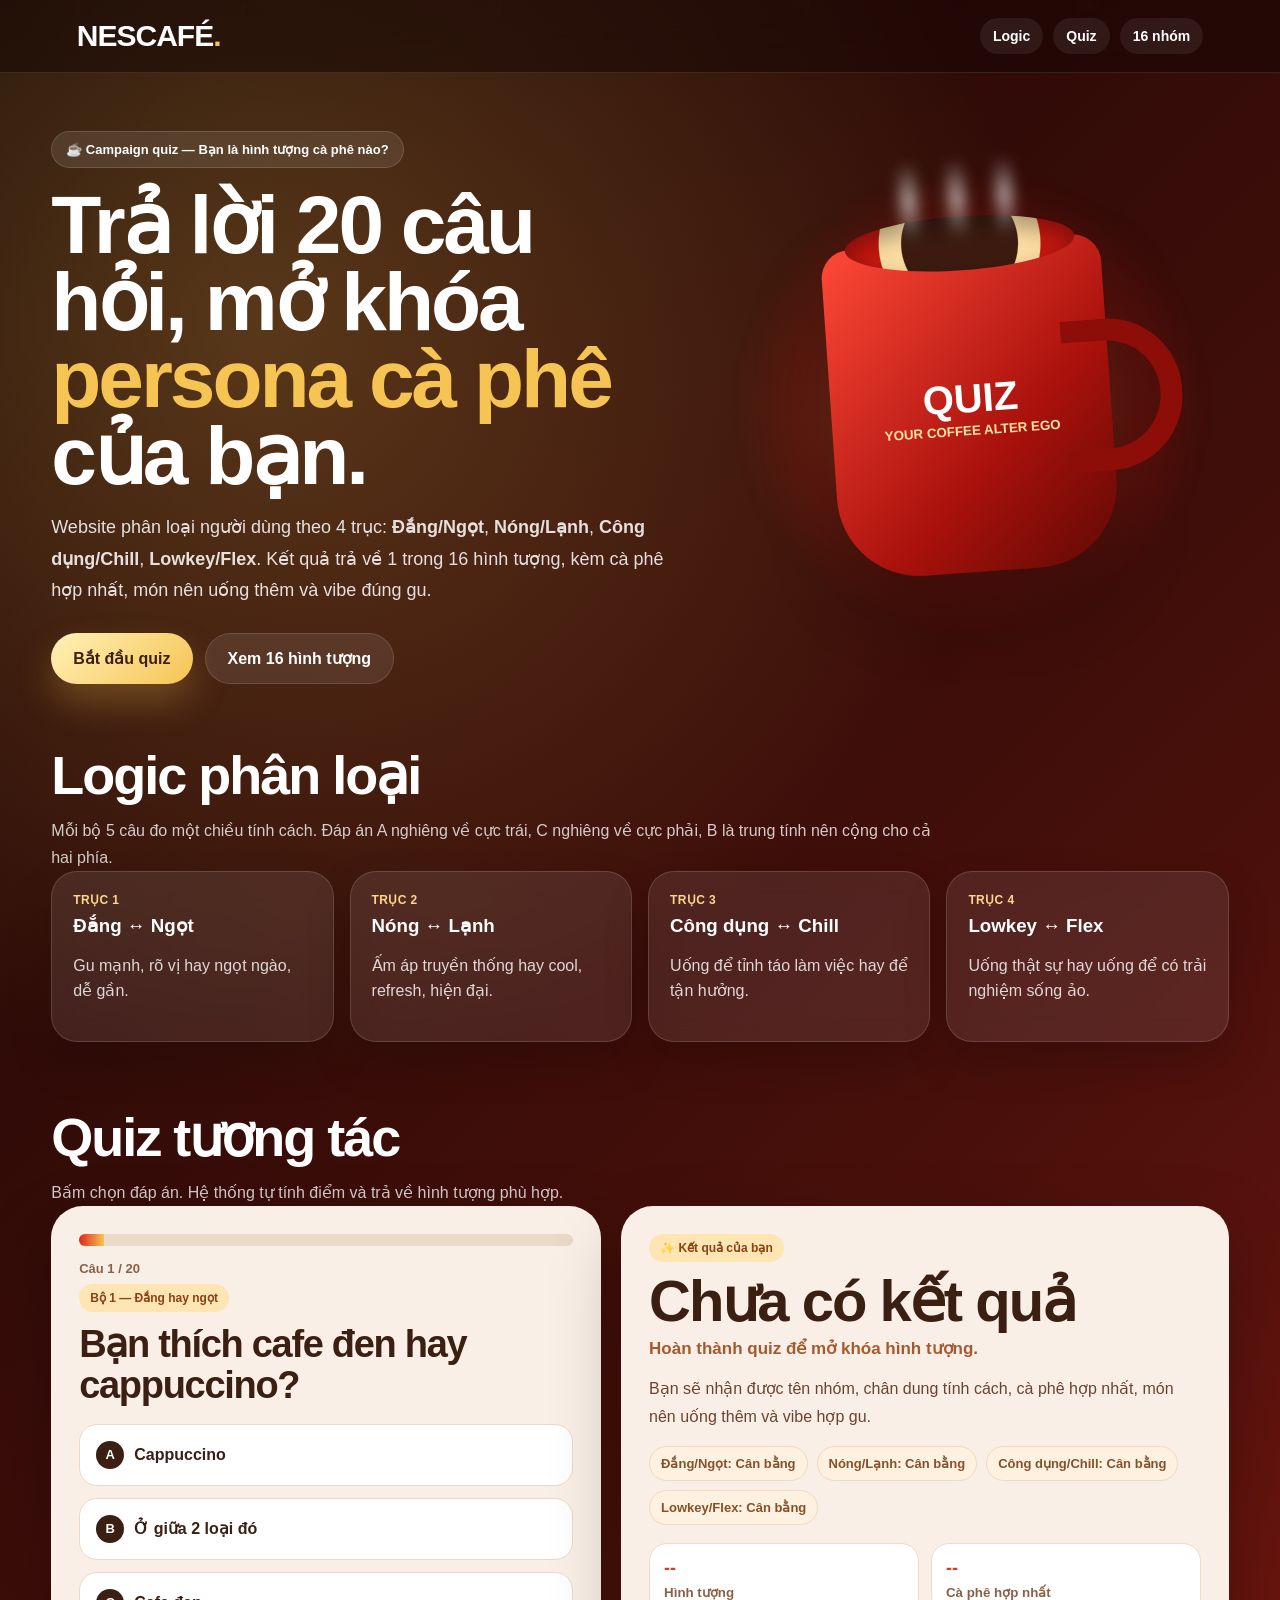
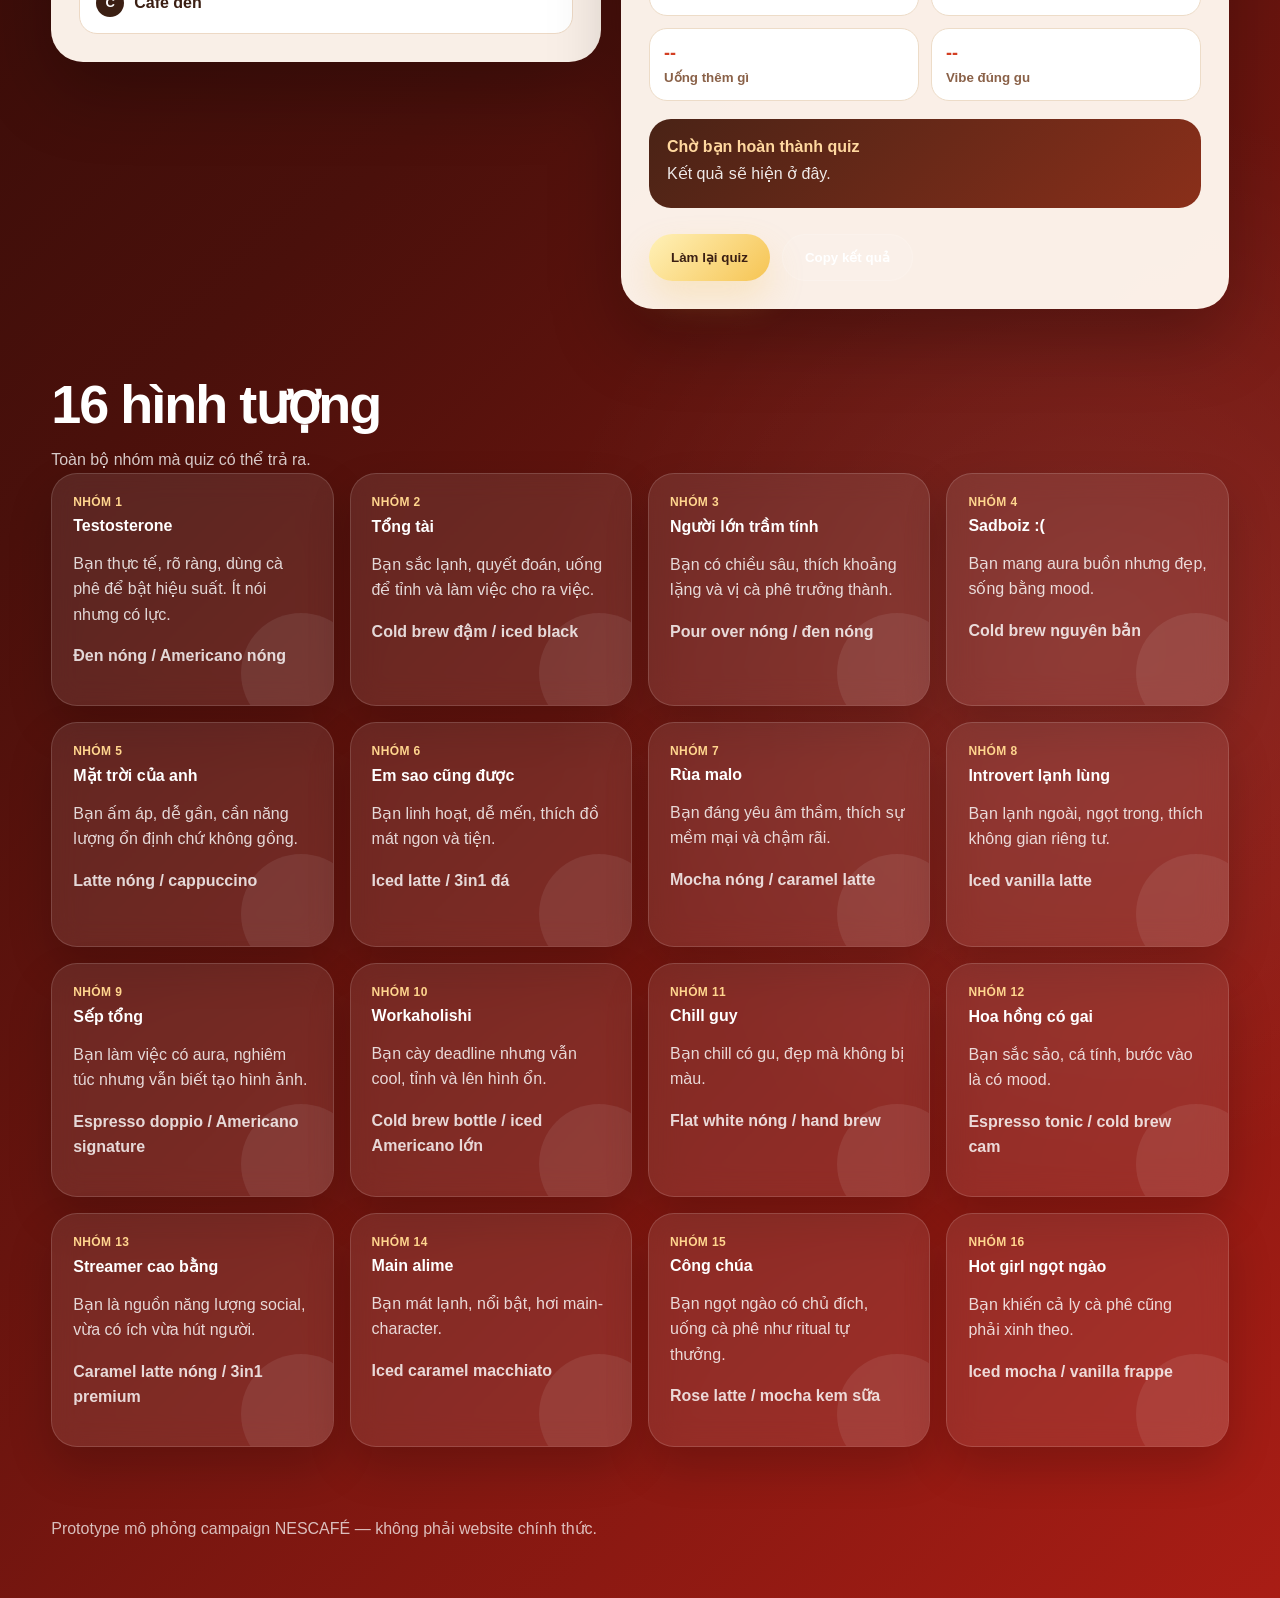
<file: index.html>
<!DOCTYPE html>
<html lang="vi">
<head>
  <meta charset="UTF-8" />
  <meta name="viewport" content="width=device-width, initial-scale=1.0" />
  <title>NESCAFÉ Persona Quiz</title>
  <style>
    :root{--red:#e1251b;--gold:#f6c453;--cream:#fff7ef;--coffee:#3b1f13;--dark:#160604;--brown:#6b2818;--glass:rgba(255,255,255,.1)}
    *{box-sizing:border-box} body{margin:0;font-family:Inter,Arial,sans-serif;color:#fff;background:radial-gradient(circle at 20% 10%,rgba(246,196,83,.25),transparent 25%),radial-gradient(circle at 85% 70%,rgba(255,255,255,.08),transparent 22%),linear-gradient(135deg,#160604,#4a100b 48%,#a91d15);min-height:100vh;overflow-x:hidden}
    .bean{position:fixed;width:28px;height:18px;border-radius:50%;background:linear-gradient(135deg,#6b351f,#1e0b06);opacity:.18;animation:float 13s linear infinite;z-index:0}.bean:after{content:"";position:absolute;left:12px;top:3px;width:3px;height:12px;border-radius:9px;background:rgba(255,255,255,.25);transform:rotate(20deg)}@keyframes float{from{transform:translateY(110vh) rotate(0)}to{transform:translateY(-20vh) rotate(260deg)}}
    header{position:sticky;top:0;z-index:9;padding:18px 6vw;display:flex;justify-content:space-between;align-items:center;background:rgba(22,6,4,.52);backdrop-filter:blur(18px);border-bottom:1px solid rgba(255,255,255,.1)}.logo{font-size:30px;font-weight:900;letter-spacing:-1px}.logo span{color:var(--gold)}nav{display:flex;gap:10px}nav a{color:#fff;text-decoration:none;font-weight:800;font-size:14px;padding:10px 13px;border-radius:999px;background:rgba(255,255,255,.07)}
    main{width:min(1180px,92vw);margin:0 auto;position:relative;z-index:1}.hero{display:grid;grid-template-columns:1.1fr .9fr;gap:34px;align-items:center;padding:58px 0 28px}.badge{display:inline-flex;padding:10px 14px;border-radius:999px;background:rgba(255,255,255,.1);border:1px solid rgba(255,255,255,.14);font-weight:900;font-size:13px;margin-bottom:18px}h1{font-size:clamp(42px,7vw,82px);line-height:.94;letter-spacing:-3px;margin:0 0 18px}.gold{color:var(--gold)}.lead{font-size:18px;line-height:1.75;color:rgba(255,255,255,.86);max-width:700px}.actions{display:flex;gap:12px;flex-wrap:wrap;margin-top:26px}.btn{border:0;cursor:pointer;text-decoration:none;border-radius:999px;padding:15px 22px;font-weight:900;display:inline-flex;align-items:center;justify-content:center}.primary{background:linear-gradient(135deg,#fff1b8,var(--gold));color:var(--coffee);box-shadow:0 18px 35px rgba(246,196,83,.25)}.ghost{background:rgba(255,255,255,.09);color:#fff;border:1px solid rgba(255,255,255,.13)}
    .stage{min-height:480px;display:grid;place-items:center;position:relative}.glow{position:absolute;width:460px;height:460px;border-radius:50%;background:radial-gradient(circle,rgba(246,196,83,.45),rgba(225,37,27,.2) 50%,transparent 72%);filter:blur(8px);animation:pulse 4s infinite alternate}@keyframes pulse{to{transform:scale(1.06)}}.cup{position:relative;width:280px;height:330px;border-radius:28px 28px 82px 82px;background:linear-gradient(135deg,#ff4938,#a9110c 62%,#600904);box-shadow:0 35px 70px rgba(0,0,0,.3);display:grid;place-items:center;transform:rotate(-4deg)}.cup:before{content:"";position:absolute;top:-26px;width:230px;height:54px;border-radius:50%;background:radial-gradient(circle,#3d1b10 0 49%,#ffdfa4 50% 68%,#c91710 69%);box-shadow:inset 0 10px 24px rgba(0,0,0,.35)}.cup:after{content:"";position:absolute;right:-72px;top:86px;width:96px;height:108px;border:22px solid #8d0e09;border-left:0;border-radius:0 75px 75px 0}.steam{position:absolute;top:-84px;width:16px;height:80px;border-radius:99px;background:linear-gradient(transparent,rgba(255,255,255,.62),transparent);filter:blur(7px);animation:steam 3s infinite}.s1{left:84px}.s2{left:132px;animation-delay:.55s}.s3{left:180px;animation-delay:1s}@keyframes steam{0%{opacity:0;transform:translateY(20px) scaleY(.6)}35%{opacity:.85}100%{opacity:0;transform:translateY(-18px) scaleY(1.2)}}.cup b{font-size:40px;position:relative;z-index:1}.cup small{position:relative;z-index:1;color:#ffe3a6;font-weight:900}
    section{padding:32px 0}.title h2{font-size:clamp(30px,5vw,54px);letter-spacing:-2px;margin:0 0 10px}.title p{margin:0;color:rgba(255,255,255,.78);line-height:1.7;max-width:880px}.grid{display:grid;gap:16px}.dims{grid-template-columns:repeat(4,1fr)}.cards{grid-template-columns:repeat(4,1fr)}.card{background:rgba(255,255,255,.09);border:1px solid rgba(255,255,255,.14);border-radius:26px;padding:21px;backdrop-filter:blur(14px);box-shadow:0 20px 44px rgba(0,0,0,.18)}.card h3,.card h4{margin:0 0 10px}.card p,.card li{color:rgba(255,255,255,.82);line-height:1.58}.mini{color:#ffd58e;text-transform:uppercase;font-size:12px;font-weight:900;letter-spacing:.4px;margin-bottom:8px}
    .quiz{display:grid;grid-template-columns:.95fr 1.05fr;gap:20px;align-items:start}.panel{background:rgba(255,247,239,.97);color:var(--coffee);border-radius:32px;padding:28px;box-shadow:0 30px 70px rgba(0,0,0,.25)}.progress{height:12px;background:#ead9c7;border-radius:999px;overflow:hidden;margin-bottom:15px}.bar{height:100%;width:5%;background:linear-gradient(90deg,var(--red),var(--gold));transition:.25s}.qmeta{font-weight:900;color:#8d6044;font-size:13px;margin-bottom:8px}.qgroup{display:inline-flex;padding:7px 11px;border-radius:999px;background:#ffe4b4;color:#884213;font-size:12px;font-weight:900;margin-bottom:12px}.question{font-size:clamp(25px,4vw,38px);line-height:1.08;letter-spacing:-1.3px;margin:0 0 18px}.answers{display:grid;gap:12px}.opt{width:100%;border:1px solid #edd9c5;background:#fff;border-radius:18px;padding:16px;text-align:left;color:var(--coffee);font:inherit;font-weight:800;cursor:pointer;transition:.18s}.opt:hover{transform:translateX(4px);border-color:var(--red)}.alpha{display:inline-grid;place-items:center;width:28px;height:28px;border-radius:50%;background:var(--coffee);color:#fff;margin-right:10px;font-size:13px}.pills{display:flex;gap:9px;flex-wrap:wrap;margin:12px 0 18px}.pill{padding:9px 11px;border-radius:999px;background:#fff1df;border:1px solid #efd9c2;color:#85512b;font-weight:900;font-size:13px}.result-name{font-size:clamp(34px,5vw,58px);letter-spacing:-2px;line-height:.94;margin:0 0 10px}.sub{font-size:17px;font-weight:900;color:#a55b2f;margin-bottom:12px}.desc{line-height:1.7;color:#6b4330}.boxgrid{display:grid;grid-template-columns:repeat(2,1fr);gap:12px;margin:18px 0}.box{background:#fff;border:1px solid #eddcc8;border-radius:18px;padding:14px}.box b{display:block;color:#d33e22;font-size:18px;margin-bottom:4px}.box small{color:#8a6148;font-weight:800}.highlight{background:linear-gradient(135deg,#4a2316,#8a2f1a);color:#fff;padding:18px;border-radius:22px}.highlight h4{margin:0 0 8px;color:#ffd89f}.highlight p{margin:7px 0;color:rgba(255,255,255,.9)}.voucher-wrap{display:grid;gap:12px;margin-top:16px}.voucher{position:relative;overflow:hidden;background:linear-gradient(135deg,#fff7ef,#ffe0b6);color:#4a2316;border:0;border-radius:22px;padding:0;box-shadow:0 16px 35px rgba(0,0,0,.22)}.voucher:before,.voucher:after{content:"";position:absolute;top:50%;width:24px;height:24px;border-radius:50%;background:#6d2918;transform:translateY(-50%)}.voucher:before{left:-12px}.voucher:after{right:-12px}.voucher-top{display:flex;justify-content:space-between;gap:12px;align-items:flex-start;padding:16px 18px 12px;border-bottom:1px dashed rgba(74,35,22,.28)}.voucher-brand{font-weight:1000;letter-spacing:-.5px;color:#e1251b;font-size:20px}.voucher-brand span{color:#4a2316}.voucher-tag{background:#e1251b;color:#fff;border-radius:999px;padding:7px 10px;font-weight:1000;font-size:12px;white-space:nowrap}.voucher-body{display:grid;grid-template-columns:1fr 86px;gap:14px;padding:15px 18px 18px}.voucher h5{margin:0 0 8px;font-size:18px;line-height:1.15;color:#4a2316}.voucher p{margin:5px 0;color:#6f422b;font-size:13px;line-height:1.45}.voucher-code{display:inline-flex;margin-top:8px;padding:8px 11px;border-radius:10px;background:#4a2316;color:#ffd89f;font-weight:1000;font-size:13px;letter-spacing:.6px}.voucher-qr{width:86px;height:86px;border-radius:14px;background:#fff;display:grid;place-items:center;padding:8px;box-shadow:inset 0 0 0 1px #ead4bf}.qr-grid{width:66px;height:66px;background:conic-gradient(from 90deg,#222 0 25%,#fff 0 50%,#222 0 75%,#fff 0);background-size:14px 14px;position:relative}.qr-grid:before,.qr-grid:after{content:"";position:absolute;width:20px;height:20px;background:#222;box-shadow:inset 0 0 0 5px #fff}.qr-grid:before{left:0;top:0}.qr-grid:after{right:0;bottom:0}.voucher-actions{display:flex;gap:8px;flex-wrap:wrap;margin-top:10px}.voucher-btn{border:0;border-radius:999px;background:#e1251b;color:#fff;font-weight:1000;padding:9px 12px;font-size:12px}.voucher-note{font-size:11px!important;color:#8d674f!important}.addon-voucher{background:linear-gradient(135deg,#4a2316,#8a2f1a);color:#fff;border:1px solid rgba(255,216,159,.35)}.addon-voucher:before,.addon-voucher:after{background:#6d2918}.addon-voucher .voucher-top{border-bottom:1px dashed rgba(255,216,159,.35)}.addon-voucher .voucher-brand{color:#ffd89f}.addon-voucher .voucher-brand span{color:#fff}.addon-voucher h5{color:#fff}.addon-voucher p{color:rgba(255,255,255,.84)}.addon-voucher .voucher-tag{background:#ffd89f;color:#4a2316}.addon-voucher .voucher-code{background:#ffd89f;color:#4a2316}.gift-card{margin-top:14px;background:linear-gradient(135deg,#e1251b,#7f120c 58%,#3b0f0a);border:1px solid rgba(255,216,159,.5);border-radius:24px;padding:16px;box-shadow:0 18px 40px rgba(0,0,0,.25)}.gift-head{display:flex;justify-content:space-between;gap:10px;align-items:center;margin-bottom:12px}.gift-head b{font-size:18px;color:#ffe2a3}.gift-limited{background:#ffe2a3;color:#4a2316;border-radius:999px;padding:7px 10px;font-size:11px;font-weight:1000;white-space:nowrap}.nametag-preview{position:relative;background:linear-gradient(135deg,#fff8ef,#ffdba7);color:#4a2316;border-radius:20px;padding:18px;margin:12px 0;border:2px solid rgba(255,255,255,.55);box-shadow:inset 0 0 0 1px rgba(74,35,22,.08)}.nametag-preview:before{content:"";position:absolute;left:18px;top:14px;width:13px;height:13px;border-radius:50%;background:#e1251b;box-shadow:calc(100% + 218px) 0 0 #e1251b}.tag-brand{font-size:12px;font-weight:1000;color:#e1251b;letter-spacing:.5px;text-align:center}.tag-name{font-size:30px;font-weight:1000;letter-spacing:-1.4px;text-align:center;margin:8px 0 4px}.tag-type{text-align:center;font-size:14px;font-weight:900;color:#7b4324}.tag-input{width:100%;border:1px solid rgba(255,216,159,.45);background:rgba(255,255,255,.12);color:#fff;border-radius:14px;padding:12px 13px;font:inherit;font-weight:800;outline:none}.tag-input::placeholder{color:rgba(255,255,255,.68)}.gift-card p{margin:7px 0;color:rgba(255,255,255,.88);line-height:1.5}.gift-condition{background:rgba(255,255,255,.12);border:1px dashed rgba(255,216,159,.55);border-radius:16px;padding:12px;margin-top:10px}.gift-actions{display:flex;gap:8px;flex-wrap:wrap;margin-top:12px}.gift-btn{border:0;border-radius:999px;background:#ffe2a3;color:#4a2316;font-weight:1000;padding:10px 13px;cursor:pointer}.gift-btn.secondary{background:rgba(255,255,255,.14);color:#fff;border:1px solid rgba(255,255,255,.2)}
    .persona-card{position:relative;overflow:hidden;min-height:225px}.persona-card:after{content:"";position:absolute;right:-28px;bottom:-28px;width:120px;height:120px;border-radius:50%;background:rgba(255,255,255,.08)}footer{padding:40px 0 60px;color:rgba(255,255,255,.72)}
    @media(max-width:980px){.hero,.quiz{grid-template-columns:1fr}.dims,.cards{grid-template-columns:repeat(2,1fr)}nav{display:none}}@media(max-width:640px){main{width:92vw}.dims,.cards,.boxgrid{grid-template-columns:1fr}.cup{width:235px;height:285px}.cup:before{width:200px}.cup:after{right:-56px;width:78px;height:90px;border-width:18px}}
  </style>
</head>
<body>
  <span class="bean" style="left:5%;animation-delay:-2s"></span><span class="bean" style="left:18%;animation-delay:-7s;animation-duration:16s"></span><span class="bean" style="left:38%;animation-delay:-4s;animation-duration:12s"></span><span class="bean" style="left:62%;animation-delay:-9s;animation-duration:15s"></span><span class="bean" style="left:84%;animation-delay:-5s;animation-duration:17s"></span>
  <header><div class="logo">NESCAFÉ<span>.</span></div><nav><a href="#logic">Logic</a><a href="#quiz">Quiz</a><a href="#personas">16 nhóm</a></nav></header>
  <main>
    <section class="hero">
      <div><div class="badge">☕ Campaign quiz — Bạn là hình tượng cà phê nào?</div><h1>Trả lời 20 câu hỏi, mở khóa <span class="gold">persona cà phê</span> của bạn.</h1><p class="lead">Website phân loại người dùng theo 4 trục: <b>Đắng/Ngọt</b>, <b>Nóng/Lạnh</b>, <b>Công dụng/Chill</b>, <b>Lowkey/Flex</b>. Kết quả trả về 1 trong 16 hình tượng, kèm cà phê hợp nhất, món nên uống thêm và vibe đúng gu.</p><div class="actions"><a class="btn primary" href="#quiz">Bắt đầu quiz</a><a class="btn ghost" href="#personas">Xem 16 hình tượng</a></div></div>
      <div class="stage"><div class="glow"></div><div class="cup"><div class="steam s1"></div><div class="steam s2"></div><div class="steam s3"></div><div style="text-align:center"><b>QUIZ</b><br><small>YOUR COFFEE ALTER EGO</small></div></div></div>
    </section>
    <section id="logic"><div class="title"><h2>Logic phân loại</h2><p>Mỗi bộ 5 câu đo một chiều tính cách. Đáp án A nghiêng về cực trái, C nghiêng về cực phải, B là trung tính nên cộng cho cả hai phía.</p></div><div class="grid dims"><div class="card"><div class="mini">Trục 1</div><h3>Đắng ↔ Ngọt</h3><p>Gu mạnh, rõ vị hay ngọt ngào, dễ gần.</p></div><div class="card"><div class="mini">Trục 2</div><h3>Nóng ↔ Lạnh</h3><p>Ấm áp truyền thống hay cool, refresh, hiện đại.</p></div><div class="card"><div class="mini">Trục 3</div><h3>Công dụng ↔ Chill</h3><p>Uống để tỉnh táo làm việc hay để tận hưởng.</p></div><div class="card"><div class="mini">Trục 4</div><h3>Lowkey ↔ Flex</h3><p>Uống thật sự hay uống để có trải nghiệm sống ảo.</p></div></div></section>
    <section id="quiz"><div class="title"><h2>Quiz tương tác</h2><p>Bấm chọn đáp án. Hệ thống tự tính điểm và trả về hình tượng phù hợp.</p></div><div class="quiz"><div class="panel"><div class="progress"><div class="bar" id="bar"></div></div><div class="qmeta" id="qMeta"></div><div class="qgroup" id="qGroup"></div><h3 class="question" id="question"></h3><div class="answers" id="answers"></div></div><div class="panel"><div class="qgroup">✨ Kết quả của bạn</div><h3 class="result-name" id="personaName">Chưa có kết quả</h3><div class="sub" id="personaSub">Hoàn thành quiz để mở khóa hình tượng.</div><p class="desc" id="personaDesc">Bạn sẽ nhận được tên nhóm, chân dung tính cách, cà phê hợp nhất, món nên uống thêm và vibe hợp gu.</p><div class="pills" id="liveScore"></div><div class="boxgrid"><div class="box"><b id="boxArchetype">--</b><small>Hình tượng</small></div><div class="box"><b id="boxCoffee">--</b><small>Cà phê hợp nhất</small></div><div class="box"><b id="boxExtra">--</b><small>Uống thêm gì</small></div><div class="box"><b id="boxVibe">--</b><small>Vibe đúng gu</small></div></div><div class="highlight" id="highlightBox"><h4>Chờ bạn hoàn thành quiz</h4><p>Kết quả sẽ hiện ở đây.</p></div><div class="actions"><button class="btn primary" onclick="restartQuiz()">Làm lại quiz</button><button class="btn ghost" onclick="copyResult()">Copy kết quả</button></div></div></div></section>
    <section id="personas"><div class="title"><h2>16 hình tượng</h2><p>Toàn bộ nhóm mà quiz có thể trả ra.</p></div><div class="grid cards" id="personaGallery"></div></section><footer>Prototype mô phỏng campaign NESCAFÉ — không phải website chính thức.</footer>
  </main>
<script>
const questions=[
['Bộ 1 — Đắng hay ngọt','Bạn thích cafe đen hay cappuccino?',[['Cappuccino',{sweet:2}],['Ở giữa 2 loại đó',{sweet:1,bitter:1}],['Cafe đen',{bitter:2}]]],['Bộ 1 — Đắng hay ngọt','Khi uống cafe bạn cho nhiều hay ít đường?',[['Tôi là người ngọt ngào, phải nhiều đường chứ',{sweet:2}],['Một chút thôi cho đỡ đắng',{sweet:1,bitter:1}],['Cafe đắng mới là nam tính',{bitter:2}]]],['Bộ 1 — Đắng hay ngọt','Lần đầu được crush rủ đi uống cafe, bạn chọn cafe đen hay latte?',[['Latte để em thấy được sự ngọt ngào của tôi',{sweet:2}],['Còn tùy theo độ ngọt ngào của em',{sweet:1,bitter:1}],['Cafe đen vì em chính là đường rồi',{bitter:2}]]],['Bộ 1 — Đắng hay ngọt','Khi barista quên cho đường, bạn sẽ?',[['Không được đâu, đắng lắm',{sweet:2}],['Thôi tạm chấp nhận :(',{sweet:1,bitter:1}],['Chả sao, uống đắng mới thích',{bitter:2}]]],['Bộ 1 — Đắng hay ngọt','Khi bạn thất tình thì bạn sẽ uống cafe nào?',[['Cafe sữa để đời thêm ngọt ngào',{sweet:2}],['Có quan trọng đến thế không :(',{sweet:1,bitter:1}],['Black vì tình đắng như ly cafe',{bitter:2}]]],
['Bộ 2 — Nóng hay lạnh','Bạn có cảm thấy cà phê nóng “đúng chất cà phê” hơn không?',[['Chuẩn rồi',{hot:2}],['Đôi lúc lạnh cũng oke mà',{hot:1,cold:1}],['Lạnh mới ngon nhé',{cold:2}]]],['Bộ 2 — Nóng hay lạnh','Nếu được chọn giữa iced cafe và 1 cốc cafe 3in1 nóng thì bạn chọn gì?',[['Tất nhiên là nóng rồi',{hot:2}],['Có lẽ là tùy thời tiết và cảm xúc đó',{hot:1,cold:1}],['Lạnh là chân ái',{cold:2}]]],['Bộ 2 — Nóng hay lạnh','Giữa người lạnh lùng và một người ấm áp thì bạn chọn ai?',[['Tui thích người ấm áp',{hot:2}],['Để xem ai đẹp trai hơn',{hot:1,cold:1}],['Lạnh lùng mới thích',{cold:2}]]],['Bộ 2 — Nóng hay lạnh','Bro có thấy uống cafe lạnh toát ra vẻ ngầu lòi như main anime không?',[['Tôi thấy trẻ trâu lắm',{hot:2}],['Hmmm đáng suy ngẫm',{hot:1,cold:1}],['Thế thì ngầu hơn cả main anime luôn ấy',{cold:2}]]],['Bộ 2 — Nóng hay lạnh','Bạn nghĩ anh Độ Mixi có gu cafe giống bạn không?',[['Tôi nghĩ anh thích uống nóng giống tôi',{hot:2}],['Khó lắm vì tui thích uống cả nóng và lạnh',{hot:1,cold:1}],['Không, vì đẹp trai như anh Độ thì phải uống cafe lạnh mới hợp lý',{cold:2}]]],
['Bộ 3 — Công dụng hay chill','Khi không cần làm việc, bạn có uống cafe không?',[['Tất nhiên rồi vì nó ngon mà',{chill:2}],['Tùy tâm trạng thôi',{chill:1,utility:1}],['Không cần cafe',{utility:2}]]],['Bộ 3 — Công dụng hay chill','Bạn có từng uống cà phê chỉ vì thích cảm giác, không cần lý do cụ thể không?',[['Lúc nào chả thế',{chill:2}],['Đôi lúc',{chill:1,utility:1}],['Chả bao giờ',{utility:2}]]],['Bộ 3 — Công dụng hay chill','Bạn hay uống cafe ở nhà hay ở quán thế?',[['Ra quán được phục vụ cho sướng',{chill:2}],['Còn tùy hứng nữa',{chill:1,utility:1}],['Tui thích uống ở nhà',{utility:2}]]],['Bộ 3 — Công dụng hay chill','Nếu chọn cafe ngon không caffeine và cafe dở nhưng nhiều caffeine, bạn chọn gì?',[['Vị là trên hết rồi',{chill:2}],['Tùy xem lúc đó có cần năng lượng không',{chill:1,utility:1}],['Cafe chỉ để giữ tỉnh táo thôi',{utility:2}]]],['Bộ 3 — Công dụng hay chill','Điều gì khiến bạn mê cafe?',[['Tôi chỉ thích loại cafe nào uống ngon miệng thôi',{chill:2}],['Đôi lúc vì cần làm việc, đôi lúc uống vì vị ngon',{chill:1,utility:1}],['Vì nó giúp tôi tỉnh táo để làm việc',{utility:2}]]],
['Bộ 4 — Lowkey hay flex','Khi bạn đi uống cafe, nhân viên đem đồ uống ra bạn làm gì đầu tiên?',[['Quất luôn cho nóng',{lowkey:2}],['Xem có đẹp không còn chụp ảnh chứ',{lowkey:1,flex:1}],['Bắt buộc phải chụp đã tính sau',{flex:2}]]],['Bộ 4 — Lowkey hay flex','Đi Highlands với người yêu nhưng đồ ra bạn chưa kịp sống ảo thì ảnh đã uống, bạn sẽ làm gì?',[['Không sao, cũng chỉ để uống thôi mà',{lowkey:2}],['May cho anh nó không đẹp nhé',{lowkey:1,flex:1}],['MÀY THÍCH CHẾT KHÔNG?',{flex:2}]]],['Bộ 4 — Lowkey hay flex','Chọn cafe nâu đơn giản hay ly latte trang trí thật đẹp?',[['Cafe nâu cho đơn giản mà ngon',{lowkey:2}],['Khó chọn quá ta',{lowkey:1,flex:1}],['Ưu tiên ly đẹp để chụp locket',{flex:2}]]],['Bộ 4 — Lowkey hay flex','Khi đi uống cafe về Facebook bạn có gì khác biệt không?',[['Ủa cafe liên quan gì đến Facebook',{lowkey:2}],['Cũng tùy xem quán đó view như nào',{lowkey:1,flex:1}],['Phải chục cái story là ít ấy chứ',{flex:2}]]],['Bộ 4 — Lowkey hay flex','Nếu bạn lỡ chọn nhầm 1 quán view xấu bạn sẽ làm gì?',[['Quan trọng là chất lượng',{lowkey:2}],['Cũng hơi buồn chút đó',{lowkey:1,flex:1}],['Xách đít đi về luôn',{flex:2}]]]
];
const personas={
'bitter-hot-utility-lowkey':[1,'Testosterone','Đen nóng / Americano nóng','Bánh quy bơ','Sáng sớm, laptop, góc yên tĩnh','Bạn thực tế, rõ ràng, dùng cà phê để bật hiệu suất. Ít nói nhưng có lực.'],
'bitter-cold-utility-lowkey':[2,'Tổng tài','Cold brew đậm / iced black','Extra shot','Deadline, tai nghe, sơ mi','Bạn sắc lạnh, quyết đoán, uống để tỉnh và làm việc cho ra việc.'],
'bitter-hot-chill-lowkey':[3,'Người lớn trầm tính','Pour over nóng / đen nóng','Tiramisu','Mưa nhẹ, jazz, đọc sách','Bạn có chiều sâu, thích khoảng lặng và vị cà phê trưởng thành.'],
'bitter-cold-chill-lowkey':[4,'Sadboiz :(','Cold brew nguyên bản','Chocolate đen','Đêm muộn, indie, mưa','Bạn mang aura buồn nhưng đẹp, sống bằng mood.'],
'sweet-hot-utility-lowkey':[5,'Mặt trời của anh','Latte nóng / cappuccino','Muffin vani','Nắng sáng, lịch trình gọn','Bạn ấm áp, dễ gần, cần năng lượng ổn định chứ không gồng.'],
'sweet-cold-utility-lowkey':[6,'Em sao cũng được','Iced latte / 3in1 đá','Cookie mềm','Đi học/đi làm, gọn nhẹ','Bạn linh hoạt, dễ mến, thích đồ mát ngon và tiện.'],
'sweet-hot-chill-lowkey':[7,'Rùa malo','Mocha nóng / caramel latte','Cinnamon roll','Quán ấm, áo len','Bạn đáng yêu âm thầm, thích sự mềm mại và chậm rãi.'],
'sweet-cold-chill-lowkey':[8,'Introvert lạnh lùng','Iced vanilla latte','Cheesecake lạnh','Bàn sát cửa kính','Bạn lạnh ngoài, ngọt trong, thích không gian riêng tư.'],
'bitter-hot-utility-flex':[9,'Sếp tổng','Espresso doppio / Americano signature','Sparkling water','Meeting, suit, desk đẹp','Bạn làm việc có aura, nghiêm túc nhưng vẫn biết tạo hình ảnh.'],
'bitter-cold-utility-flex':[10,'Workaholishi','Cold brew bottle / iced Americano lớn','Protein bar','Coworking, busy but slay','Bạn cày deadline nhưng vẫn cool, tỉnh và lên hình ổn.'],
'bitter-hot-chill-flex':[11,'Chill guy','Flat white nóng / hand brew','Canelé','Ảnh film, ánh vàng','Bạn chill có gu, đẹp mà không bị màu.'],
'bitter-cold-chill-flex':[12,'Hoa hồng có gai','Espresso tonic / cold brew cam','Tart dâu','Tone tối, outfit đẹp','Bạn sắc sảo, cá tính, bước vào là có mood.'],
'sweet-hot-utility-flex':[13,'Streamer cao bằng','Caramel latte nóng / 3in1 premium','Waffle','Setup sáng, vui vẻ','Bạn là nguồn năng lượng social, vừa có ích vừa hút người.'],
'sweet-cold-utility-flex':[14,'Main alime','Iced caramel macchiato','Kem cheese / jelly','Neon nhẹ, story liên tục','Bạn mát lạnh, nổi bật, hơi main-character.'],
'sweet-hot-chill-flex':[15,'Công chúa','Rose latte / mocha kem sữa','Red velvet','Quán đẹp, bàn xinh','Bạn ngọt ngào có chủ đích, uống cà phê như ritual tự thưởng.'],
'sweet-cold-chill-flex':[16,'Hot girl ngọt ngào','Iced mocha / vanilla frappe','Mousse / matcha cookie','Nắng đẹp, bạn bè, boomerang','Bạn khiến cả ly cà phê cũng phải xinh theo.']
};
let idx=0,score={bitter:0,sweet:0,hot:0,cold:0,utility:0,chill:0,lowkey:0,flex:0};
const $=id=>document.getElementById(id), letters=['A','B','C'];
function scoreText(a,b,A,B){return score[a]===score[b]?'Cân bằng':score[a]>score[b]?A:B}
function renderScore(){ $('liveScore').innerHTML=`<div class="pill">Đắng/Ngọt: ${scoreText('bitter','sweet','Đắng','Ngọt')}</div><div class="pill">Nóng/Lạnh: ${scoreText('hot','cold','Nóng','Lạnh')}</div><div class="pill">Công dụng/Chill: ${scoreText('utility','chill','Công dụng','Chill')}</div><div class="pill">Lowkey/Flex: ${scoreText('lowkey','flex','Lowkey','Flex')}</div>`}
function render(){renderScore(); if(idx>=questions.length)return result(); let q=questions[idx]; $('bar').style.width=Math.max(5,idx/questions.length*100)+'%'; $('qMeta').textContent=`Câu ${idx+1} / ${questions.length}`; $('qGroup').textContent=q[0]; $('question').textContent=q[1]; $('answers').innerHTML=''; q[2].forEach((o,i)=>{let b=document.createElement('button'); b.className='opt'; b.innerHTML=`<span class="alpha">${letters[i]}</span>${o[0]}`; b.onclick=()=>{Object.entries(o[1]).forEach(([k,v])=>score[k]+=v); idx++; render()}; $('answers').appendChild(b)})}
function axis(){return `${score.bitter>=score.sweet?'bitter':'sweet'}-${score.hot>=score.cold?'hot':'cold'}-${score.utility>=score.chill?'utility':'chill'}-${score.lowkey>=score.flex?'lowkey':'flex'}`}
function giftHTML(r){
  const id='TAG-'+String(r[0]).padStart(2,'0')+'-'+Math.random().toString(36).slice(2,6).toUpperCase();
  return `<div class="gift-card"><div class="gift-head"><b>🎁 Quà tặng độc quyền</b><span class="gift-limited">PERSONALIZED GIFT</span></div><p>Nhận <b>bảng thẻ tên customized</b> thiết kế theo tên riêng và nhóm tính cách <b>${r[1]}</b>.</p><input class="tag-input" id="customNameInput" placeholder="Nhập tên của bạn để in lên thẻ" oninput="updateNameTag(this.value)"><div class="nametag-preview"><div class="tag-brand">NESCAFÉ PERSONA CLUB</div><div class="tag-name" id="tagNamePreview">YOUR NAME</div><div class="tag-type">${r[1]} · GROUP ${r[0]}</div></div><div class="gift-condition"><p><b>Điều kiện áp dụng:</b> Quà tặng được mở khóa khi đơn hàng đạt AOV từ <b>199.000đ</b> trên gian hàng chính hãng NESCAFÉ tại Shopee.</p><p><b>Mã quà tặng:</b> ${id}</p></div><div class="gift-actions"><button class="gift-btn">Nhận thẻ tên</button><button class="gift-btn secondary">Mua trên Shopee Mall</button></div></div>`
}
function updateNameTag(value){
  const el=document.getElementById('tagNamePreview');
  if(el) el.textContent=(value||'YOUR NAME').trim().toUpperCase();
}
function voucherHTML(r){
  const coffee=r[2].toLowerCase();
  let product='NESCAFÉ Classic';
  let offer='Giảm 20% khi mua combo 2 hũ Classic';
  let partner='Shopee Mall / WinMart / Circle K';
  let code='MATCH20';
  if(coffee.includes('latte')||coffee.includes('cappuccino')||coffee.includes('mocha')||coffee.includes('caramel')){product='NESCAFÉ 3in1 / NESCAFÉ Latte';offer='Giảm 20% cho set cà phê sữa + topping kem sữa';partner='Circle K / GS25 / Shopee Mall';code='SWEET20'}
  if(coffee.includes('cold')||coffee.includes('iced')||coffee.includes('đá')){product='NESCAFÉ Cold Brew / Đen Đá lon';offer='Mua 2 giảm 20%, tặng 1 ly đá dùng thử tại cửa hàng liên kết';partner='Circle K / Highlands kiosk / WinMart+';code='COLD20'}
  if(coffee.includes('espresso')||coffee.includes('americano')){product='NESCAFÉ Gold / Americano';offer='Giảm 20% cho gói premium hoặc combo tỉnh táo buổi sáng';partner='Shopee Mall / LazMall / WinMart';code='BOLD20'}
  if(coffee.includes('frappe')||coffee.includes('rose')){product='NESCAFÉ Dolce / Latte vị ngọt';offer='Giảm 20% cho combo đồ uống xinh + bánh ngọt mini';partner='GS25 / Circle K / cửa hàng tiện lợi liên kết';code='CUTE20'}
  return `<div class="voucher-wrap"><div class="voucher"><div class="voucher-top"><div><div class="voucher-brand">NESCAFÉ<span> REWARD</span></div><p class="voucher-note">Ưu đãi cá nhân hóa theo kết quả quiz</p></div><div class="voucher-tag">-20%</div></div><div class="voucher-body"><div><h5>${offer}</h5><p><b>Sản phẩm áp dụng:</b> ${product}</p><p><b>Điểm đổi ưu đãi:</b> ${partner}</p><p><b>Hạn dùng:</b> 7 ngày kể từ hôm nay</p><span class="voucher-code">${code}</span><div class="voucher-actions"><button class="voucher-btn">Lưu voucher</button><button class="voucher-btn">Dùng ngay</button></div></div><div class="voucher-qr"><div class="qr-grid"></div></div></div></div><div class="voucher addon-voucher"><div class="voucher-top"><div><div class="voucher-brand">COMBO<span> ADD-ON</span></div><p class="voucher-note">Gợi ý mua thêm đúng vibe</p></div><div class="voucher-tag">-10%</div></div><div class="voucher-body"><div><h5>Mua thêm ${r[3].toLowerCase()} để đúng vibe “${r[1]}”</h5><p>Áp dụng khi mua kèm ${product} tại cửa hàng hoặc kênh online liên kết.</p><p><b>Hạn dùng:</b> Trong ngày nhận kết quả</p><span class="voucher-code">ADDON10</span><div class="voucher-actions"><button class="voucher-btn">Thêm vào combo</button></div></div><div class="voucher-qr"><div class="qr-grid"></div></div></div></div></div>`
}
function result(){let r=personas[axis()]; $('bar').style.width='100%'; $('qMeta').textContent='Hoàn thành!'; $('qGroup').textContent='Kết quả đã mở khóa'; $('question').textContent='Bạn đã tìm ra persona cà phê của mình.'; $('answers').innerHTML='<button class="opt" onclick="restartQuiz()"><span class="alpha">↺</span>Làm lại quiz</button>'; $('personaName').textContent=r[1]; $('personaSub').textContent=`Nhóm ${r[0]} · ${axis().replaceAll('-',' · ')}`; $('personaDesc').textContent=r[5]; $('boxArchetype').textContent='Nhóm '+r[0]; $('boxCoffee').textContent=r[2]; $('boxExtra').textContent=r[3]; $('boxVibe').textContent=r[4]; $('highlightBox').innerHTML=`<h4>Bạn là ai?</h4><p><b>${r[1]}</b> — ${r[5]}</p><p><b>Cà phê hợp nhất:</b> ${r[2]}</p><p><b>Uống thêm cho đúng gu:</b> ${r[3]}</p><p><b>Vibe nên thử:</b> ${r[4]}</p>${giftHTML(r)}${voucherHTML(r)}`; renderScore()}
function restartQuiz(){idx=0;Object.keys(score).forEach(k=>score[k]=0);$('personaName').textContent='Chưa có kết quả';$('personaSub').textContent='Hoàn thành quiz để mở khóa hình tượng.';$('personaDesc').textContent='Bạn sẽ nhận được tên nhóm, chân dung tính cách, cà phê hợp nhất, món nên uống thêm và vibe hợp gu.';$('boxArchetype').textContent=$('boxCoffee').textContent=$('boxExtra').textContent=$('boxVibe').textContent='--';$('highlightBox').innerHTML='<h4>Chờ bạn hoàn thành quiz</h4><p>Kết quả sẽ hiện ở đây.</p>';render()}
function copyResult(){if($('personaName').textContent==='Chưa có kết quả')return alert('Làm quiz trước đã nhé.'); navigator.clipboard.writeText($('personaName').textContent+'\n'+$('highlightBox').innerText).then(()=>alert('Đã copy kết quả!'))}
function gallery(){Object.values(personas).sort((a,b)=>a[0]-b[0]).forEach(r=>{let d=document.createElement('div');d.className='card persona-card';d.innerHTML=`<div class="mini">Nhóm ${r[0]}</div><h4>${r[1]}</h4><p>${r[5]}</p><p><b>${r[2]}</b></p>`;$('personaGallery').appendChild(d)})}
gallery();render();
</script>
</body>
</html>
</file>
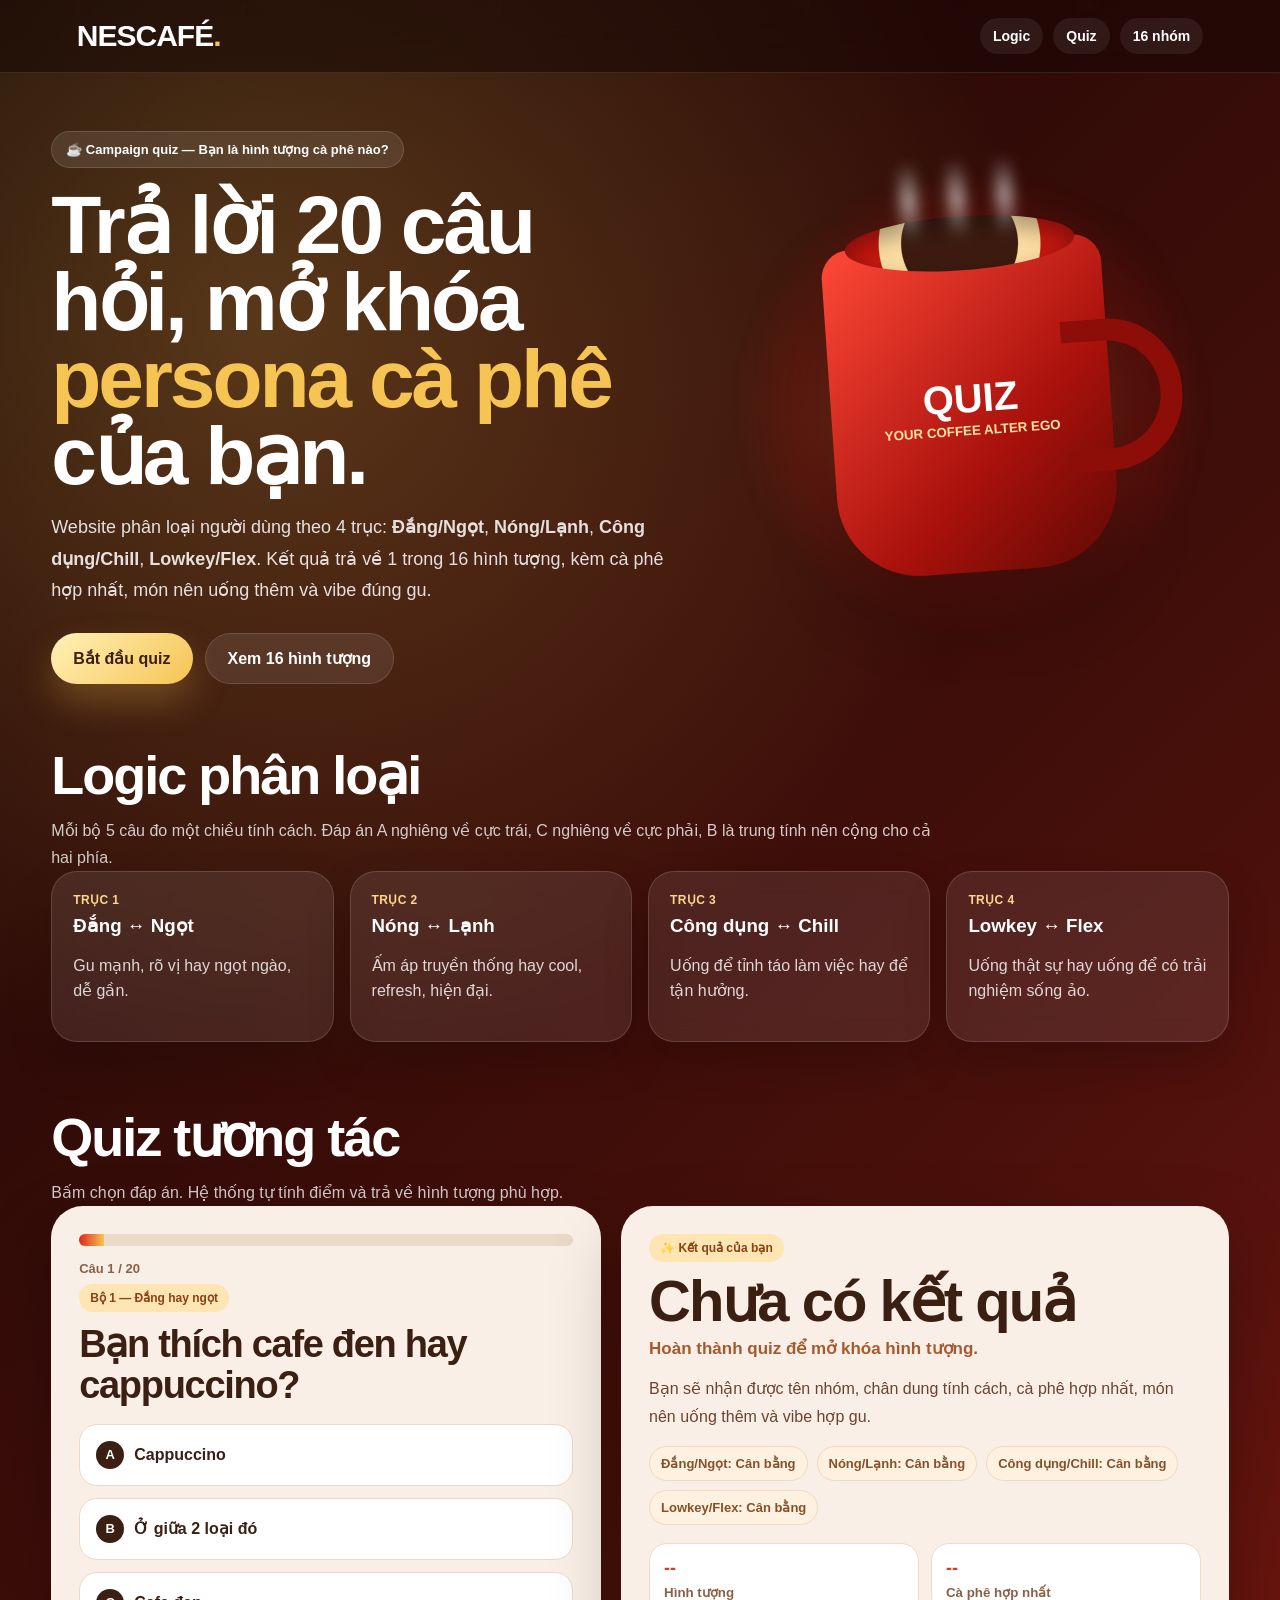
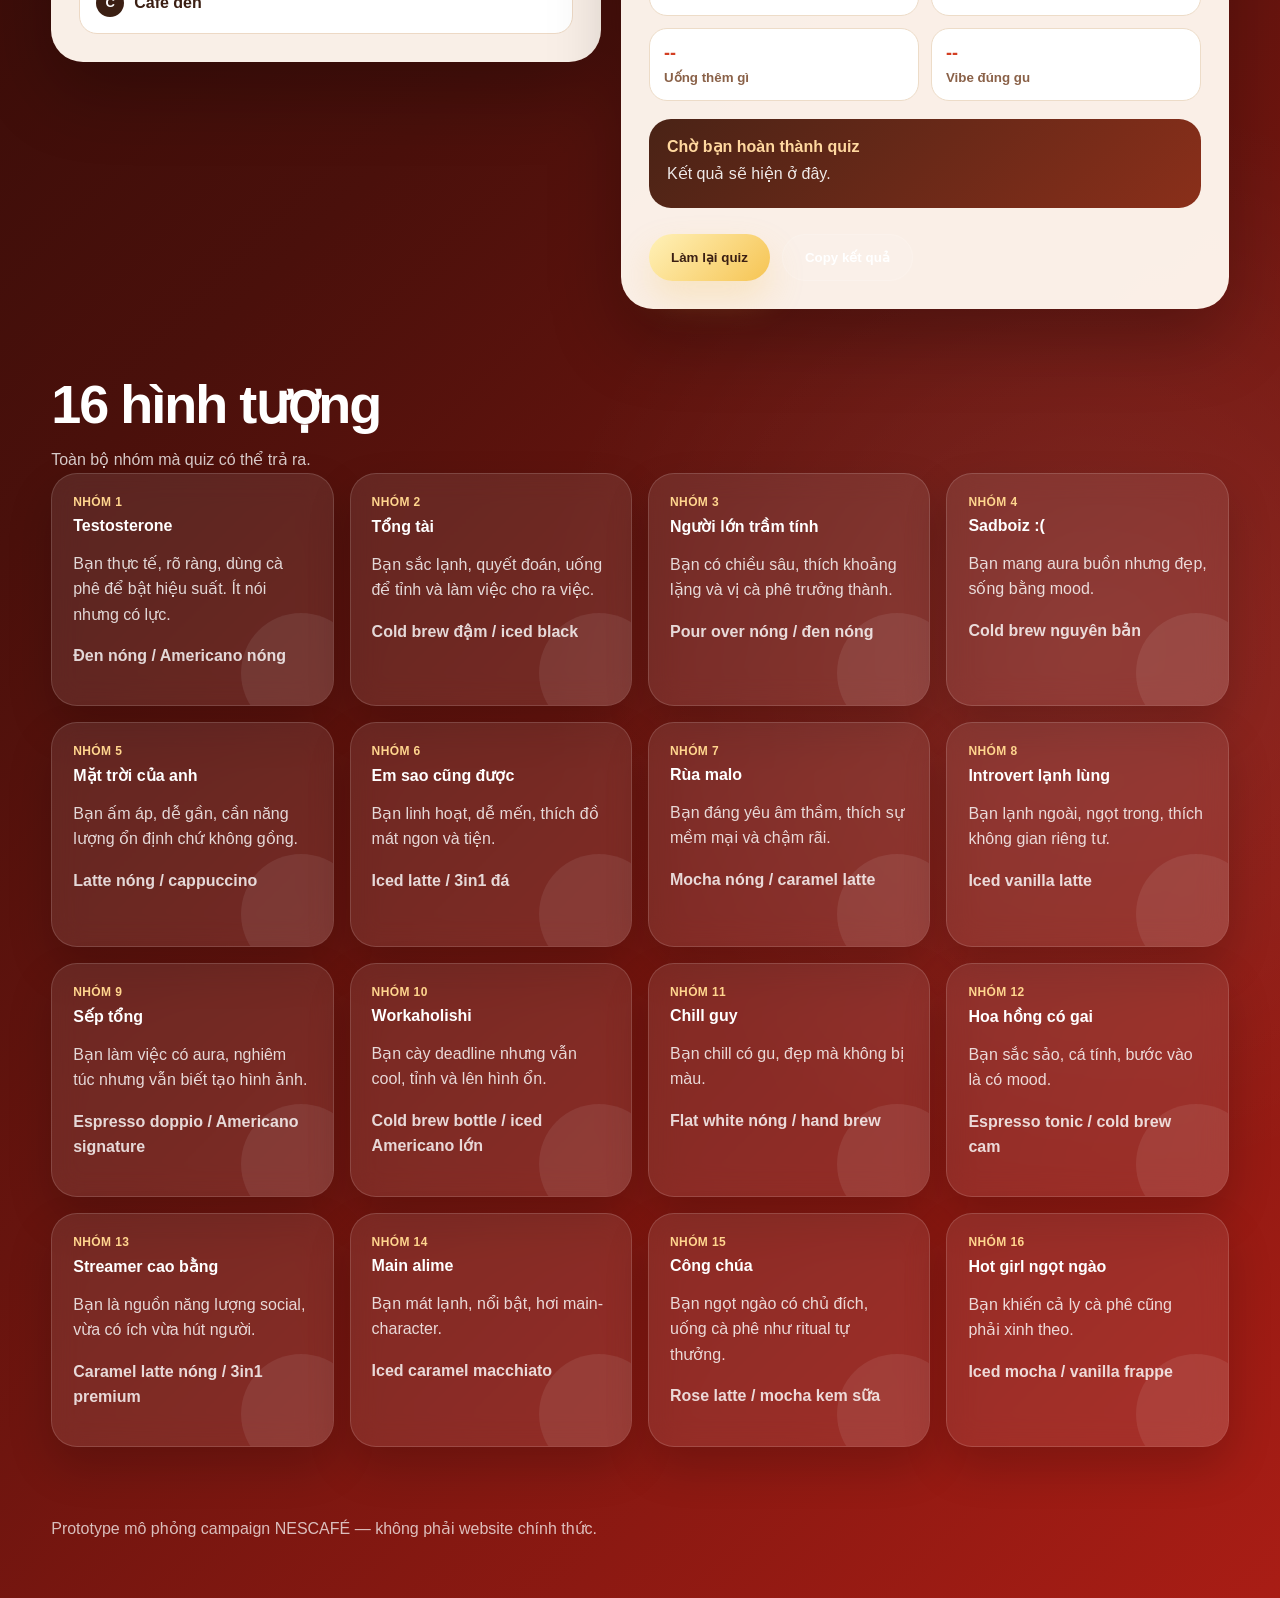
<file: Nescafe landing page.html>
<!DOCTYPE html>
<html lang="vi">
<head>
  <meta charset="UTF-8" />
  <meta name="viewport" content="width=device-width, initial-scale=1.0" />
  <title>NESCAFÉ Persona Quiz</title>
  <style>
    :root{--red:#e1251b;--gold:#f6c453;--cream:#fff7ef;--coffee:#3b1f13;--dark:#160604;--brown:#6b2818;--glass:rgba(255,255,255,.1)}
    *{box-sizing:border-box} body{margin:0;font-family:Inter,Arial,sans-serif;color:#fff;background:radial-gradient(circle at 20% 10%,rgba(246,196,83,.25),transparent 25%),radial-gradient(circle at 85% 70%,rgba(255,255,255,.08),transparent 22%),linear-gradient(135deg,#160604,#4a100b 48%,#a91d15);min-height:100vh;overflow-x:hidden}
    .bean{position:fixed;width:28px;height:18px;border-radius:50%;background:linear-gradient(135deg,#6b351f,#1e0b06);opacity:.18;animation:float 13s linear infinite;z-index:0}.bean:after{content:"";position:absolute;left:12px;top:3px;width:3px;height:12px;border-radius:9px;background:rgba(255,255,255,.25);transform:rotate(20deg)}@keyframes float{from{transform:translateY(110vh) rotate(0)}to{transform:translateY(-20vh) rotate(260deg)}}
    header{position:sticky;top:0;z-index:9;padding:18px 6vw;display:flex;justify-content:space-between;align-items:center;background:rgba(22,6,4,.52);backdrop-filter:blur(18px);border-bottom:1px solid rgba(255,255,255,.1)}.logo{font-size:30px;font-weight:900;letter-spacing:-1px}.logo span{color:var(--gold)}nav{display:flex;gap:10px}nav a{color:#fff;text-decoration:none;font-weight:800;font-size:14px;padding:10px 13px;border-radius:999px;background:rgba(255,255,255,.07)}
    main{width:min(1180px,92vw);margin:0 auto;position:relative;z-index:1}.hero{display:grid;grid-template-columns:1.1fr .9fr;gap:34px;align-items:center;padding:58px 0 28px}.badge{display:inline-flex;padding:10px 14px;border-radius:999px;background:rgba(255,255,255,.1);border:1px solid rgba(255,255,255,.14);font-weight:900;font-size:13px;margin-bottom:18px}h1{font-size:clamp(42px,7vw,82px);line-height:.94;letter-spacing:-3px;margin:0 0 18px}.gold{color:var(--gold)}.lead{font-size:18px;line-height:1.75;color:rgba(255,255,255,.86);max-width:700px}.actions{display:flex;gap:12px;flex-wrap:wrap;margin-top:26px}.btn{border:0;cursor:pointer;text-decoration:none;border-radius:999px;padding:15px 22px;font-weight:900;display:inline-flex;align-items:center;justify-content:center}.primary{background:linear-gradient(135deg,#fff1b8,var(--gold));color:var(--coffee);box-shadow:0 18px 35px rgba(246,196,83,.25)}.ghost{background:rgba(255,255,255,.09);color:#fff;border:1px solid rgba(255,255,255,.13)}
    .stage{min-height:480px;display:grid;place-items:center;position:relative}.glow{position:absolute;width:460px;height:460px;border-radius:50%;background:radial-gradient(circle,rgba(246,196,83,.45),rgba(225,37,27,.2) 50%,transparent 72%);filter:blur(8px);animation:pulse 4s infinite alternate}@keyframes pulse{to{transform:scale(1.06)}}.cup{position:relative;width:280px;height:330px;border-radius:28px 28px 82px 82px;background:linear-gradient(135deg,#ff4938,#a9110c 62%,#600904);box-shadow:0 35px 70px rgba(0,0,0,.3);display:grid;place-items:center;transform:rotate(-4deg)}.cup:before{content:"";position:absolute;top:-26px;width:230px;height:54px;border-radius:50%;background:radial-gradient(circle,#3d1b10 0 49%,#ffdfa4 50% 68%,#c91710 69%);box-shadow:inset 0 10px 24px rgba(0,0,0,.35)}.cup:after{content:"";position:absolute;right:-72px;top:86px;width:96px;height:108px;border:22px solid #8d0e09;border-left:0;border-radius:0 75px 75px 0}.steam{position:absolute;top:-84px;width:16px;height:80px;border-radius:99px;background:linear-gradient(transparent,rgba(255,255,255,.62),transparent);filter:blur(7px);animation:steam 3s infinite}.s1{left:84px}.s2{left:132px;animation-delay:.55s}.s3{left:180px;animation-delay:1s}@keyframes steam{0%{opacity:0;transform:translateY(20px) scaleY(.6)}35%{opacity:.85}100%{opacity:0;transform:translateY(-18px) scaleY(1.2)}}.cup b{font-size:40px;position:relative;z-index:1}.cup small{position:relative;z-index:1;color:#ffe3a6;font-weight:900}
    section{padding:32px 0}.title h2{font-size:clamp(30px,5vw,54px);letter-spacing:-2px;margin:0 0 10px}.title p{margin:0;color:rgba(255,255,255,.78);line-height:1.7;max-width:880px}.grid{display:grid;gap:16px}.dims{grid-template-columns:repeat(4,1fr)}.cards{grid-template-columns:repeat(4,1fr)}.card{background:rgba(255,255,255,.09);border:1px solid rgba(255,255,255,.14);border-radius:26px;padding:21px;backdrop-filter:blur(14px);box-shadow:0 20px 44px rgba(0,0,0,.18)}.card h3,.card h4{margin:0 0 10px}.card p,.card li{color:rgba(255,255,255,.82);line-height:1.58}.mini{color:#ffd58e;text-transform:uppercase;font-size:12px;font-weight:900;letter-spacing:.4px;margin-bottom:8px}
    .quiz{display:grid;grid-template-columns:.95fr 1.05fr;gap:20px;align-items:start}.panel{background:rgba(255,247,239,.97);color:var(--coffee);border-radius:32px;padding:28px;box-shadow:0 30px 70px rgba(0,0,0,.25)}.progress{height:12px;background:#ead9c7;border-radius:999px;overflow:hidden;margin-bottom:15px}.bar{height:100%;width:5%;background:linear-gradient(90deg,var(--red),var(--gold));transition:.25s}.qmeta{font-weight:900;color:#8d6044;font-size:13px;margin-bottom:8px}.qgroup{display:inline-flex;padding:7px 11px;border-radius:999px;background:#ffe4b4;color:#884213;font-size:12px;font-weight:900;margin-bottom:12px}.question{font-size:clamp(25px,4vw,38px);line-height:1.08;letter-spacing:-1.3px;margin:0 0 18px}.answers{display:grid;gap:12px}.opt{width:100%;border:1px solid #edd9c5;background:#fff;border-radius:18px;padding:16px;text-align:left;color:var(--coffee);font:inherit;font-weight:800;cursor:pointer;transition:.18s}.opt:hover{transform:translateX(4px);border-color:var(--red)}.alpha{display:inline-grid;place-items:center;width:28px;height:28px;border-radius:50%;background:var(--coffee);color:#fff;margin-right:10px;font-size:13px}.pills{display:flex;gap:9px;flex-wrap:wrap;margin:12px 0 18px}.pill{padding:9px 11px;border-radius:999px;background:#fff1df;border:1px solid #efd9c2;color:#85512b;font-weight:900;font-size:13px}.result-name{font-size:clamp(34px,5vw,58px);letter-spacing:-2px;line-height:.94;margin:0 0 10px}.sub{font-size:17px;font-weight:900;color:#a55b2f;margin-bottom:12px}.desc{line-height:1.7;color:#6b4330}.boxgrid{display:grid;grid-template-columns:repeat(2,1fr);gap:12px;margin:18px 0}.box{background:#fff;border:1px solid #eddcc8;border-radius:18px;padding:14px}.box b{display:block;color:#d33e22;font-size:18px;margin-bottom:4px}.box small{color:#8a6148;font-weight:800}.highlight{background:linear-gradient(135deg,#4a2316,#8a2f1a);color:#fff;padding:18px;border-radius:22px}.highlight h4{margin:0 0 8px;color:#ffd89f}.highlight p{margin:7px 0;color:rgba(255,255,255,.9)}
    .persona-card{position:relative;overflow:hidden;min-height:225px}.persona-card:after{content:"";position:absolute;right:-28px;bottom:-28px;width:120px;height:120px;border-radius:50%;background:rgba(255,255,255,.08)}footer{padding:40px 0 60px;color:rgba(255,255,255,.72)}
    @media(max-width:980px){.hero,.quiz{grid-template-columns:1fr}.dims,.cards{grid-template-columns:repeat(2,1fr)}nav{display:none}}@media(max-width:640px){main{width:92vw}.dims,.cards,.boxgrid{grid-template-columns:1fr}.cup{width:235px;height:285px}.cup:before{width:200px}.cup:after{right:-56px;width:78px;height:90px;border-width:18px}}
  </style>
</head>
<body>
  <span class="bean" style="left:5%;animation-delay:-2s"></span><span class="bean" style="left:18%;animation-delay:-7s;animation-duration:16s"></span><span class="bean" style="left:38%;animation-delay:-4s;animation-duration:12s"></span><span class="bean" style="left:62%;animation-delay:-9s;animation-duration:15s"></span><span class="bean" style="left:84%;animation-delay:-5s;animation-duration:17s"></span>
  <header><div class="logo">NESCAFÉ<span>.</span></div><nav><a href="#logic">Logic</a><a href="#quiz">Quiz</a><a href="#personas">16 nhóm</a></nav></header>
  <main>
    <section class="hero">
      <div><div class="badge">☕ Campaign quiz — Bạn là hình tượng cà phê nào?</div><h1>Trả lời 20 câu hỏi, mở khóa <span class="gold">persona cà phê</span> của bạn.</h1><p class="lead">Website phân loại người dùng theo 4 trục: <b>Đắng/Ngọt</b>, <b>Nóng/Lạnh</b>, <b>Công dụng/Chill</b>, <b>Lowkey/Flex</b>. Kết quả trả về 1 trong 16 hình tượng, kèm cà phê hợp nhất, món nên uống thêm và vibe đúng gu.</p><div class="actions"><a class="btn primary" href="#quiz">Bắt đầu quiz</a><a class="btn ghost" href="#personas">Xem 16 hình tượng</a></div></div>
      <div class="stage"><div class="glow"></div><div class="cup"><div class="steam s1"></div><div class="steam s2"></div><div class="steam s3"></div><div style="text-align:center"><b>QUIZ</b><br><small>YOUR COFFEE ALTER EGO</small></div></div></div>
    </section>
    <section id="logic"><div class="title"><h2>Logic phân loại</h2><p>Mỗi bộ 5 câu đo một chiều tính cách. Đáp án A nghiêng về cực trái, C nghiêng về cực phải, B là trung tính nên cộng cho cả hai phía.</p></div><div class="grid dims"><div class="card"><div class="mini">Trục 1</div><h3>Đắng ↔ Ngọt</h3><p>Gu mạnh, rõ vị hay ngọt ngào, dễ gần.</p></div><div class="card"><div class="mini">Trục 2</div><h3>Nóng ↔ Lạnh</h3><p>Ấm áp truyền thống hay cool, refresh, hiện đại.</p></div><div class="card"><div class="mini">Trục 3</div><h3>Công dụng ↔ Chill</h3><p>Uống để tỉnh táo làm việc hay để tận hưởng.</p></div><div class="card"><div class="mini">Trục 4</div><h3>Lowkey ↔ Flex</h3><p>Uống thật sự hay uống để có trải nghiệm sống ảo.</p></div></div></section>
    <section id="quiz"><div class="title"><h2>Quiz tương tác</h2><p>Bấm chọn đáp án. Hệ thống tự tính điểm và trả về hình tượng phù hợp.</p></div><div class="quiz"><div class="panel"><div class="progress"><div class="bar" id="bar"></div></div><div class="qmeta" id="qMeta"></div><div class="qgroup" id="qGroup"></div><h3 class="question" id="question"></h3><div class="answers" id="answers"></div></div><div class="panel"><div class="qgroup">✨ Kết quả của bạn</div><h3 class="result-name" id="personaName">Chưa có kết quả</h3><div class="sub" id="personaSub">Hoàn thành quiz để mở khóa hình tượng.</div><p class="desc" id="personaDesc">Bạn sẽ nhận được tên nhóm, chân dung tính cách, cà phê hợp nhất, món nên uống thêm và vibe hợp gu.</p><div class="pills" id="liveScore"></div><div class="boxgrid"><div class="box"><b id="boxArchetype">--</b><small>Hình tượng</small></div><div class="box"><b id="boxCoffee">--</b><small>Cà phê hợp nhất</small></div><div class="box"><b id="boxExtra">--</b><small>Uống thêm gì</small></div><div class="box"><b id="boxVibe">--</b><small>Vibe đúng gu</small></div></div><div class="highlight" id="highlightBox"><h4>Chờ bạn hoàn thành quiz</h4><p>Kết quả sẽ hiện ở đây.</p></div><div class="actions"><button class="btn primary" onclick="restartQuiz()">Làm lại quiz</button><button class="btn ghost" onclick="copyResult()">Copy kết quả</button></div></div></div></section>
    <section id="personas"><div class="title"><h2>16 hình tượng</h2><p>Toàn bộ nhóm mà quiz có thể trả ra.</p></div><div class="grid cards" id="personaGallery"></div></section><footer>Prototype mô phỏng campaign NESCAFÉ — không phải website chính thức.</footer>
  </main>
<script>
const questions=[
['Bộ 1 — Đắng hay ngọt','Bạn thích cafe đen hay cappuccino?',[['Cappuccino',{sweet:2}],['Ở giữa 2 loại đó',{sweet:1,bitter:1}],['Cafe đen',{bitter:2}]]],['Bộ 1 — Đắng hay ngọt','Khi uống cafe bạn cho nhiều hay ít đường?',[['Tôi là người ngọt ngào, phải nhiều đường chứ',{sweet:2}],['Một chút thôi cho đỡ đắng',{sweet:1,bitter:1}],['Cafe đắng mới là nam tính',{bitter:2}]]],['Bộ 1 — Đắng hay ngọt','Lần đầu được crush rủ đi uống cafe, bạn chọn cafe đen hay latte?',[['Latte để em thấy được sự ngọt ngào của tôi',{sweet:2}],['Còn tùy theo độ ngọt ngào của em',{sweet:1,bitter:1}],['Cafe đen vì em chính là đường rồi',{bitter:2}]]],['Bộ 1 — Đắng hay ngọt','Khi barista quên cho đường, bạn sẽ?',[['Không được đâu, đắng lắm',{sweet:2}],['Thôi tạm chấp nhận :(',{sweet:1,bitter:1}],['Chả sao, uống đắng mới thích',{bitter:2}]]],['Bộ 1 — Đắng hay ngọt','Khi bạn thất tình thì bạn sẽ uống cafe nào?',[['Cafe sữa để đời thêm ngọt ngào',{sweet:2}],['Có quan trọng đến thế không :(',{sweet:1,bitter:1}],['Black vì tình đắng như ly cafe',{bitter:2}]]],
['Bộ 2 — Nóng hay lạnh','Bạn có cảm thấy cà phê nóng “đúng chất cà phê” hơn không?',[['Chuẩn rồi',{hot:2}],['Đôi lúc lạnh cũng oke mà',{hot:1,cold:1}],['Lạnh mới ngon nhé',{cold:2}]]],['Bộ 2 — Nóng hay lạnh','Nếu được chọn giữa iced cafe và 1 cốc cafe 3in1 nóng thì bạn chọn gì?',[['Tất nhiên là nóng rồi',{hot:2}],['Có lẽ là tùy thời tiết và cảm xúc đó',{hot:1,cold:1}],['Lạnh là chân ái',{cold:2}]]],['Bộ 2 — Nóng hay lạnh','Giữa người lạnh lùng và một người ấm áp thì bạn chọn ai?',[['Tui thích người ấm áp',{hot:2}],['Để xem ai đẹp trai hơn',{hot:1,cold:1}],['Lạnh lùng mới thích',{cold:2}]]],['Bộ 2 — Nóng hay lạnh','Bro có thấy uống cafe lạnh toát ra vẻ ngầu lòi như main anime không?',[['Tôi thấy trẻ trâu lắm',{hot:2}],['Hmmm đáng suy ngẫm',{hot:1,cold:1}],['Thế thì ngầu hơn cả main anime luôn ấy',{cold:2}]]],['Bộ 2 — Nóng hay lạnh','Bạn nghĩ anh Độ Mixi có gu cafe giống bạn không?',[['Tôi nghĩ anh thích uống nóng giống tôi',{hot:2}],['Khó lắm vì tui thích uống cả nóng và lạnh',{hot:1,cold:1}],['Không, vì đẹp trai như anh Độ thì phải uống cafe lạnh mới hợp lý',{cold:2}]]],
['Bộ 3 — Công dụng hay chill','Khi không cần làm việc, bạn có uống cafe không?',[['Tất nhiên rồi vì nó ngon mà',{chill:2}],['Tùy tâm trạng thôi',{chill:1,utility:1}],['Không cần cafe',{utility:2}]]],['Bộ 3 — Công dụng hay chill','Bạn có từng uống cà phê chỉ vì thích cảm giác, không cần lý do cụ thể không?',[['Lúc nào chả thế',{chill:2}],['Đôi lúc',{chill:1,utility:1}],['Chả bao giờ',{utility:2}]]],['Bộ 3 — Công dụng hay chill','Bạn hay uống cafe ở nhà hay ở quán thế?',[['Ra quán được phục vụ cho sướng',{chill:2}],['Còn tùy hứng nữa',{chill:1,utility:1}],['Tui thích uống ở nhà',{utility:2}]]],['Bộ 3 — Công dụng hay chill','Nếu chọn cafe ngon không caffeine và cafe dở nhưng nhiều caffeine, bạn chọn gì?',[['Vị là trên hết rồi',{chill:2}],['Tùy xem lúc đó có cần năng lượng không',{chill:1,utility:1}],['Cafe chỉ để giữ tỉnh táo thôi',{utility:2}]]],['Bộ 3 — Công dụng hay chill','Điều gì khiến bạn mê cafe?',[['Tôi chỉ thích loại cafe nào uống ngon miệng thôi',{chill:2}],['Đôi lúc vì cần làm việc, đôi lúc uống vì vị ngon',{chill:1,utility:1}],['Vì nó giúp tôi tỉnh táo để làm việc',{utility:2}]]],
['Bộ 4 — Lowkey hay flex','Khi bạn đi uống cafe, nhân viên đem đồ uống ra bạn làm gì đầu tiên?',[['Quất luôn cho nóng',{lowkey:2}],['Xem có đẹp không còn chụp ảnh chứ',{lowkey:1,flex:1}],['Bắt buộc phải chụp đã tính sau',{flex:2}]]],['Bộ 4 — Lowkey hay flex','Đi Highlands với người yêu nhưng đồ ra bạn chưa kịp sống ảo thì ảnh đã uống, bạn sẽ làm gì?',[['Không sao, cũng chỉ để uống thôi mà',{lowkey:2}],['May cho anh nó không đẹp nhé',{lowkey:1,flex:1}],['MÀY THÍCH CHẾT KHÔNG?',{flex:2}]]],['Bộ 4 — Lowkey hay flex','Chọn cafe nâu đơn giản hay ly latte trang trí thật đẹp?',[['Cafe nâu cho đơn giản mà ngon',{lowkey:2}],['Khó chọn quá ta',{lowkey:1,flex:1}],['Ưu tiên ly đẹp để chụp locket',{flex:2}]]],['Bộ 4 — Lowkey hay flex','Khi đi uống cafe về Facebook bạn có gì khác biệt không?',[['Ủa cafe liên quan gì đến Facebook',{lowkey:2}],['Cũng tùy xem quán đó view như nào',{lowkey:1,flex:1}],['Phải chục cái story là ít ấy chứ',{flex:2}]]],['Bộ 4 — Lowkey hay flex','Nếu bạn lỡ chọn nhầm 1 quán view xấu bạn sẽ làm gì?',[['Quan trọng là chất lượng',{lowkey:2}],['Cũng hơi buồn chút đó',{lowkey:1,flex:1}],['Xách đít đi về luôn',{flex:2}]]]
];
const personas={
'bitter-hot-utility-lowkey':[1,'Testosterone','Đen nóng / Americano nóng','Bánh quy bơ','Sáng sớm, laptop, góc yên tĩnh','Bạn thực tế, rõ ràng, dùng cà phê để bật hiệu suất. Ít nói nhưng có lực.'],
'bitter-cold-utility-lowkey':[2,'Tổng tài','Cold brew đậm / iced black','Extra shot','Deadline, tai nghe, sơ mi','Bạn sắc lạnh, quyết đoán, uống để tỉnh và làm việc cho ra việc.'],
'bitter-hot-chill-lowkey':[3,'Người lớn trầm tính','Pour over nóng / đen nóng','Tiramisu','Mưa nhẹ, jazz, đọc sách','Bạn có chiều sâu, thích khoảng lặng và vị cà phê trưởng thành.'],
'bitter-cold-chill-lowkey':[4,'Sadboiz :(','Cold brew nguyên bản','Chocolate đen','Đêm muộn, indie, mưa','Bạn mang aura buồn nhưng đẹp, sống bằng mood.'],
'sweet-hot-utility-lowkey':[5,'Mặt trời của anh','Latte nóng / cappuccino','Muffin vani','Nắng sáng, lịch trình gọn','Bạn ấm áp, dễ gần, cần năng lượng ổn định chứ không gồng.'],
'sweet-cold-utility-lowkey':[6,'Em sao cũng được','Iced latte / 3in1 đá','Cookie mềm','Đi học/đi làm, gọn nhẹ','Bạn linh hoạt, dễ mến, thích đồ mát ngon và tiện.'],
'sweet-hot-chill-lowkey':[7,'Rùa malo','Mocha nóng / caramel latte','Cinnamon roll','Quán ấm, áo len','Bạn đáng yêu âm thầm, thích sự mềm mại và chậm rãi.'],
'sweet-cold-chill-lowkey':[8,'Introvert lạnh lùng','Iced vanilla latte','Cheesecake lạnh','Bàn sát cửa kính','Bạn lạnh ngoài, ngọt trong, thích không gian riêng tư.'],
'bitter-hot-utility-flex':[9,'Sếp tổng','Espresso doppio / Americano signature','Sparkling water','Meeting, suit, desk đẹp','Bạn làm việc có aura, nghiêm túc nhưng vẫn biết tạo hình ảnh.'],
'bitter-cold-utility-flex':[10,'Workaholishi','Cold brew bottle / iced Americano lớn','Protein bar','Coworking, busy but slay','Bạn cày deadline nhưng vẫn cool, tỉnh và lên hình ổn.'],
'bitter-hot-chill-flex':[11,'Chill guy','Flat white nóng / hand brew','Canelé','Ảnh film, ánh vàng','Bạn chill có gu, đẹp mà không bị màu.'],
'bitter-cold-chill-flex':[12,'Hoa hồng có gai','Espresso tonic / cold brew cam','Tart dâu','Tone tối, outfit đẹp','Bạn sắc sảo, cá tính, bước vào là có mood.'],
'sweet-hot-utility-flex':[13,'Streamer cao bằng','Caramel latte nóng / 3in1 premium','Waffle','Setup sáng, vui vẻ','Bạn là nguồn năng lượng social, vừa có ích vừa hút người.'],
'sweet-cold-utility-flex':[14,'Main alime','Iced caramel macchiato','Kem cheese / jelly','Neon nhẹ, story liên tục','Bạn mát lạnh, nổi bật, hơi main-character.'],
'sweet-hot-chill-flex':[15,'Công chúa','Rose latte / mocha kem sữa','Red velvet','Quán đẹp, bàn xinh','Bạn ngọt ngào có chủ đích, uống cà phê như ritual tự thưởng.'],
'sweet-cold-chill-flex':[16,'Hot girl ngọt ngào','Iced mocha / vanilla frappe','Mousse / matcha cookie','Nắng đẹp, bạn bè, boomerang','Bạn khiến cả ly cà phê cũng phải xinh theo.']
};
let idx=0,score={bitter:0,sweet:0,hot:0,cold:0,utility:0,chill:0,lowkey:0,flex:0};
const $=id=>document.getElementById(id), letters=['A','B','C'];
function scoreText(a,b,A,B){return score[a]===score[b]?'Cân bằng':score[a]>score[b]?A:B}
function renderScore(){ $('liveScore').innerHTML=`<div class="pill">Đắng/Ngọt: ${scoreText('bitter','sweet','Đắng','Ngọt')}</div><div class="pill">Nóng/Lạnh: ${scoreText('hot','cold','Nóng','Lạnh')}</div><div class="pill">Công dụng/Chill: ${scoreText('utility','chill','Công dụng','Chill')}</div><div class="pill">Lowkey/Flex: ${scoreText('lowkey','flex','Lowkey','Flex')}</div>`}
function render(){renderScore(); if(idx>=questions.length)return result(); let q=questions[idx]; $('bar').style.width=Math.max(5,idx/questions.length*100)+'%'; $('qMeta').textContent=`Câu ${idx+1} / ${questions.length}`; $('qGroup').textContent=q[0]; $('question').textContent=q[1]; $('answers').innerHTML=''; q[2].forEach((o,i)=>{let b=document.createElement('button'); b.className='opt'; b.innerHTML=`<span class="alpha">${letters[i]}</span>${o[0]}`; b.onclick=()=>{Object.entries(o[1]).forEach(([k,v])=>score[k]+=v); idx++; render()}; $('answers').appendChild(b)})}
function axis(){return `${score.bitter>=score.sweet?'bitter':'sweet'}-${score.hot>=score.cold?'hot':'cold'}-${score.utility>=score.chill?'utility':'chill'}-${score.lowkey>=score.flex?'lowkey':'flex'}`}
function result(){let r=personas[axis()]; $('bar').style.width='100%'; $('qMeta').textContent='Hoàn thành!'; $('qGroup').textContent='Kết quả đã mở khóa'; $('question').textContent='Bạn đã tìm ra persona cà phê của mình.'; $('answers').innerHTML='<button class="opt" onclick="restartQuiz()"><span class="alpha">↺</span>Làm lại quiz</button>'; $('personaName').textContent=r[1]; $('personaSub').textContent=`Nhóm ${r[0]} · ${axis().replaceAll('-',' · ')}`; $('personaDesc').textContent=r[5]; $('boxArchetype').textContent='Nhóm '+r[0]; $('boxCoffee').textContent=r[2]; $('boxExtra').textContent=r[3]; $('boxVibe').textContent=r[4]; $('highlightBox').innerHTML=`<h4>Bạn là ai?</h4><p><b>${r[1]}</b> — ${r[5]}</p><p><b>Cà phê hợp nhất:</b> ${r[2]}</p><p><b>Uống thêm cho đúng gu:</b> ${r[3]}</p><p><b>Vibe nên thử:</b> ${r[4]}</p>`; renderScore()}
function restartQuiz(){idx=0;Object.keys(score).forEach(k=>score[k]=0);$('personaName').textContent='Chưa có kết quả';$('personaSub').textContent='Hoàn thành quiz để mở khóa hình tượng.';$('personaDesc').textContent='Bạn sẽ nhận được tên nhóm, chân dung tính cách, cà phê hợp nhất, món nên uống thêm và vibe hợp gu.';$('boxArchetype').textContent=$('boxCoffee').textContent=$('boxExtra').textContent=$('boxVibe').textContent='--';$('highlightBox').innerHTML='<h4>Chờ bạn hoàn thành quiz</h4><p>Kết quả sẽ hiện ở đây.</p>';render()}
function copyResult(){if($('personaName').textContent==='Chưa có kết quả')return alert('Làm quiz trước đã nhé.'); navigator.clipboard.writeText($('personaName').textContent+'\n'+$('highlightBox').innerText).then(()=>alert('Đã copy kết quả!'))}
function gallery(){Object.values(personas).sort((a,b)=>a[0]-b[0]).forEach(r=>{let d=document.createElement('div');d.className='card persona-card';d.innerHTML=`<div class="mini">Nhóm ${r[0]}</div><h4>${r[1]}</h4><p>${r[5]}</p><p><b>${r[2]}</b></p>`;$('personaGallery').appendChild(d)})}
gallery();render();
</script>
</body>
</html>
</file>
